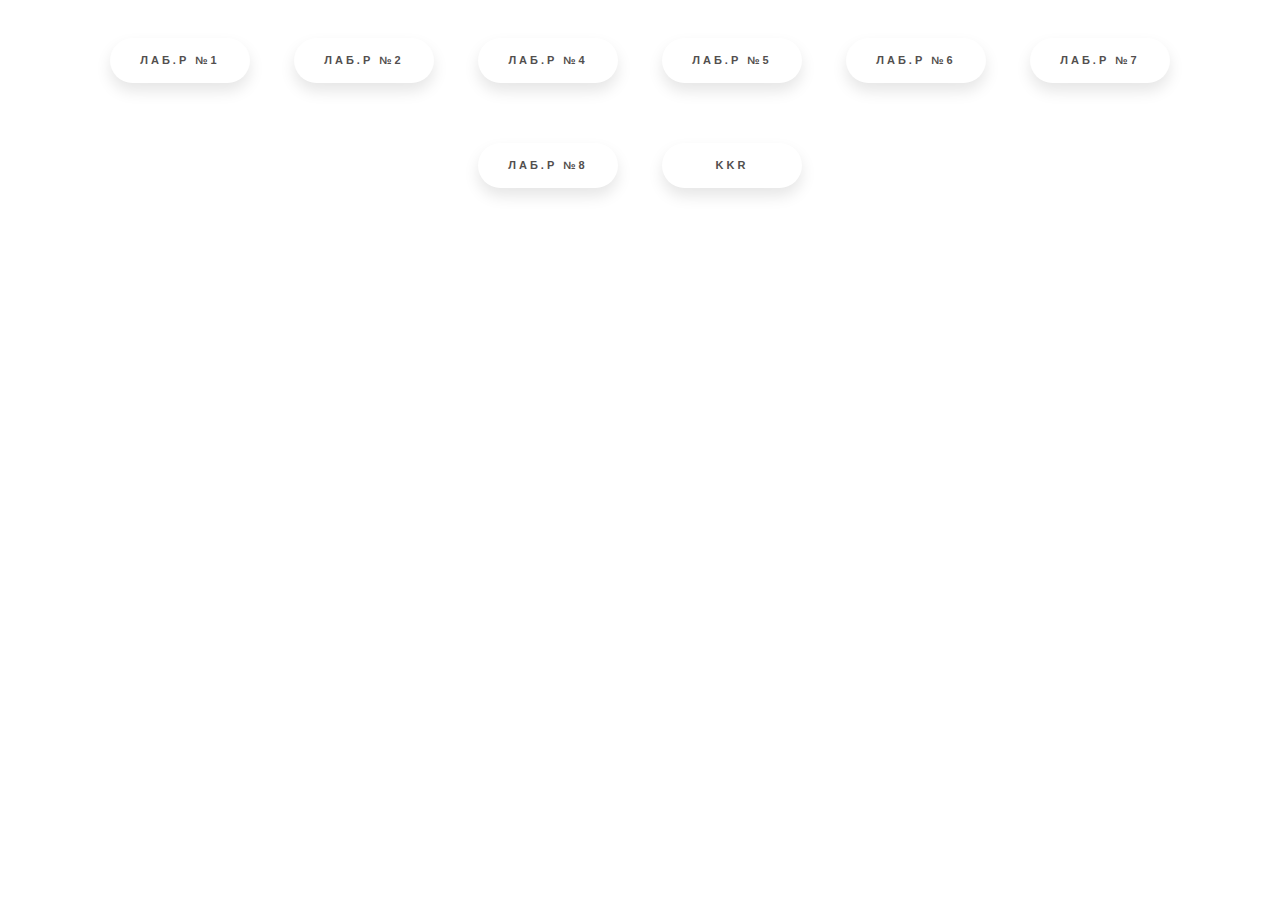
<file: index.html>
<!DOCTYPE html>
<html>
<head>
    <link rel="stylesheet" href="style.css">
    <title>Page Title</title>
</head>
<body>
    <div class="block">
        <div class="clas">
                <a href="\button\Lab1\index.html" class="floating-button">Лаб.р №1</a>
                <a href="\button\Lab2\index.html" class="floating-button">Лаб.р №2</a>
                <a href="\button\Lab4\index.html" class="floating-button">Лаб.p №4</a>
                <a href="\button\Lab5\index.html" class="floating-button">Лаб.р №5</a>
                <a href="\button\Lab6\index.html" class="floating-button">Лаб.р №6</a>
                <a href="\button\Lab7\index.html" class="floating-button">Лаб.р №7</a>
                <a href="\button\Lab8\index.html" class="floating-button">Лаб.р №8</a>
                <a href="\magnifico\index.html" class="floating-button">KKR</a>
            </div>
        
    </div>
</body>
</html>
</file>
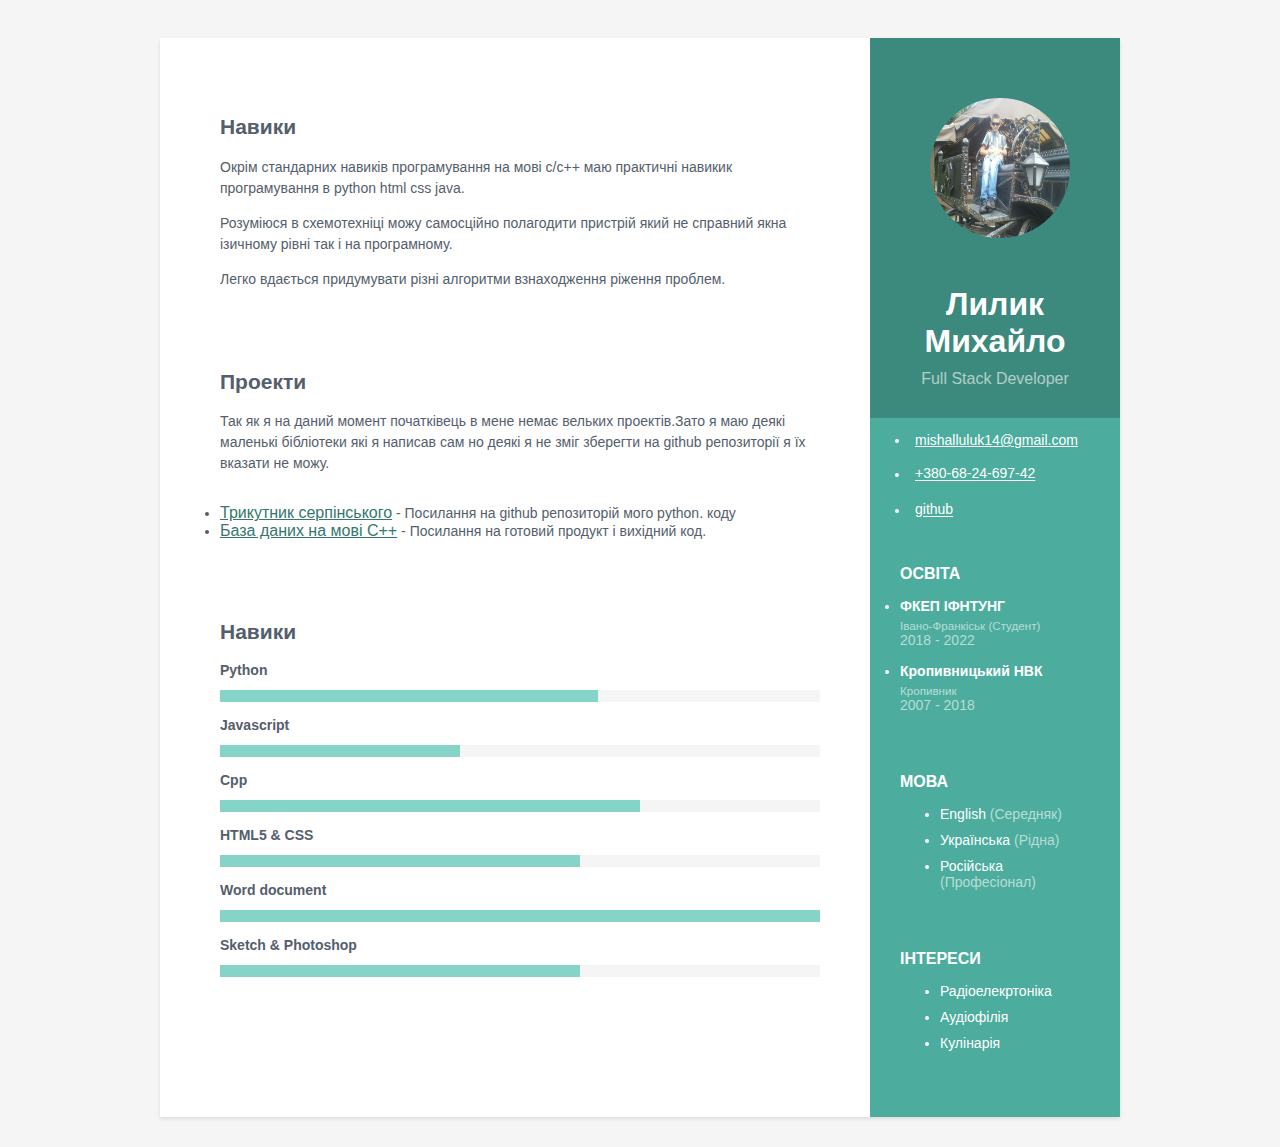
<file: button/Lab1/index.html>
<!DOCTYPE html>
<html>
<head>
<link rel="stylesheet" href="stule.css">
<meta http-equiv="content-type" content="text/HTML; charset=utf-8" />
<title>Резюме</title>
</head>
<body>
<div class="wrapper">
    
        <div class="sidebar-wrapper">
            <div class="profile-container">
                <img class="profile" src="img/profile.jpg" alt="">
                
                <h1 class="name">Лилик Михайло</h1>
                <h3 class="tagline">Full Stack Developer</h3>
            </div><!--//profile-container-->
            
            <div class="contact-container">
                <ul class="list-unstyled contact-list">
                   <li class="email"><i class="fa fa-envelope"></i><a href="mailto: ">mishalluluk14@gmail.com</a></li>
                    <li class="phone"><i class="fa fa-phone"></i><a href="#">+380-68-24-697-42</a></li>
                    <li class="github"><i class="fa fa-github"></i><a href="https://github.com/PyHelper" target="_blank">github</a></li>
                </ul>
            </div><!--//contact-container-->
            <div class="education-container container-block">
                <h2 class="container-block-title">Освіта</h2>
                <div class="item">
                     <h4 class="degree"><li>ФКЕП ІФНТУНГ</li></h4>
                    <h5 class="meta">Івано-Франкіськ (Студент)</h5>
                    <div class="time">2018 - 2022</div>
                </div><!--//item-->
                <div class="item">
                    <h4 class="degree"><li>Кропивницький НВК</li></h4>
                    <h5 class="meta">Кропивник</h5>
                    <div class="time">2007 - 2018</div>
                </div><!--//item-->
            </div><!--//education-container-->
            
            
            
            
            
            
            <div class="languages-container container-block">
                <h2 class="container-block-title">Мова</h2>
                <ul class="list-unstyled interests-list">
                    <li>English <span class="lang-desc">(Середняк)</span></li>
                    <li>Українська <span class="lang-desc">(Рідна)</span></li>
                    <li>Російська <span class="lang-desc">(Професіонал)</span></li>
                </ul>
            </div><!--//interests-->
            
            
            
            
            
            
            <div class="interests-container container-block">
                <h2 class="container-block-title">Інтереси</h2>
                <ul class="list-unstyled interests-list">
                    <li>Радіоелекртоніка</li>
                    <li>Аудіофілія</li>
                    <li>Кулінарія</li>
                </ul>
            </div><!--//interests-->
            
        </div><!--//sidebar-wrapper-->
        
        <div class="main-wrapper">
            
            
            
            <section class="section experiences-section">
                <h2 class="section-title"><i class="fa fa-briefcase"></i>Навики</h2>
                
                <div class="item">
                    <div class="meta">
                        <div class="upper-row">
                            
                        </div><!--//upper-row-->
                        <div class="company"></div>
                    </div><!--//meta-->
                    <div class="details">
                        <p>Окрім стандарних навиків програмування на мові c/c++ маю практичні навикик програмування в python html css java.</p>  
                        <p>Розуміюся в схемотехніці можу самосційно полагодити пристрій який не справний якна ізичному рівні так і на програмному.</p>
                        <p>Легко вдається придумувати різні алгоритми взнаходження ріження проблем.</p>
                    </div><!--//details-->
                </div><!--//item-->
                
            </section><!--//section-->
            
            <section class="section projects-section">
                <h2 class="section-title"><i class="fa fa-archive"></i>Проекти</h2>
                <div class="intro">
                    <p>Так як я на даний момент початківець в мене немає вельких проектів.Зато я маю деякі маленькі бібліотеки які я написав сам но деякі я не зміг зберегти на github репозиторії я їх вказати не можу.</p>
                </div><!--//intro-->
                <div class="item">
                    <li>
                    <span class="project-title"><a href="https://github.com/PyHelper/Python">Трикутник серпінського</a></span> - <span class="project-tagline">Посилання на github репозиторій мого python. коду</span></li>
                    
                    <li><span class="project-title"><a href="https://drive.google.com/file/d/1aDzqDtrPi0prasbcZSKmv8O6S45QnHOo/view?usp=sharing">База даних на мові C++</a></span> - <span class="project-tagline">Посилання на готовий продукт і вихідний код.</span></li>
                </div>
           
            </section><!--//section-->
            
            <section class="skills-section section">
                <h2 class="section-title"><i class="fa fa-rocket"></i>Навики</h2>
                <div class="skillset">       
                    <div class="item">
                        <h3 class="level-title">Python</h3>
                        <div class="level-bar">
                            <div class="level-bar-inner" data-level="100%" style="width: 63%;">
                            </div>                                      
                        </div><!--//level-bar-->                                 
                    </div><!--//item-->
                    
                    <div class="item">
                        <h3 class="level-title">Javascript </h3>
                        <div class="level-bar">
                            <div class="level-bar-inner" data-level="98%" style="width: 40%;">
                            </div>                                      
                        </div><!--//level-bar-->                                 
                    </div><!--//item-->
                    
                    <div class="item">
                        <h3 class="level-title">Cpp</h3>
                        <div class="level-bar">
                            <div class="level-bar-inner" data-level="98%" style="width: 70%;">
                            </div>                                      
                        </div><!--//level-bar-->                                 
                    </div><!--//item-->
                    
                    <div class="item">
                        <h3 class="level-title">HTML5 &amp; CSS</h3>
                        <div class="level-bar">
                            <div class="level-bar-inner" data-level="95%" style="width: 60%;">
                            </div>                                      
                        </div><!--//level-bar-->                                 
                    </div><!--//item-->
                    
                    <div class="item">
                        <h3 class="level-title">Word document</h3>
                        <div class="level-bar">
                            <div class="level-bar-inner" data-level="100%" style="width: 10000%;">
                            </div>                                      
                        </div><!--//level-bar-->                                 
                    </div><!--//item-->
                    
                    <div class="item">
                        <h3 class="level-title">Sketch &amp; Photoshop</h3>
                        <div class="level-bar">
                            <div class="level-bar-inner" data-level="60%" style="width: 60%;">
                            </div>                                      
                        </div><!--//level-bar-->                                 
                    </div><!--//item-->
                    
                </div>  
            </section><!--//skills-section-->
            
        </div><!--//main-body-->
    </div>

</body>
</html>
</file>
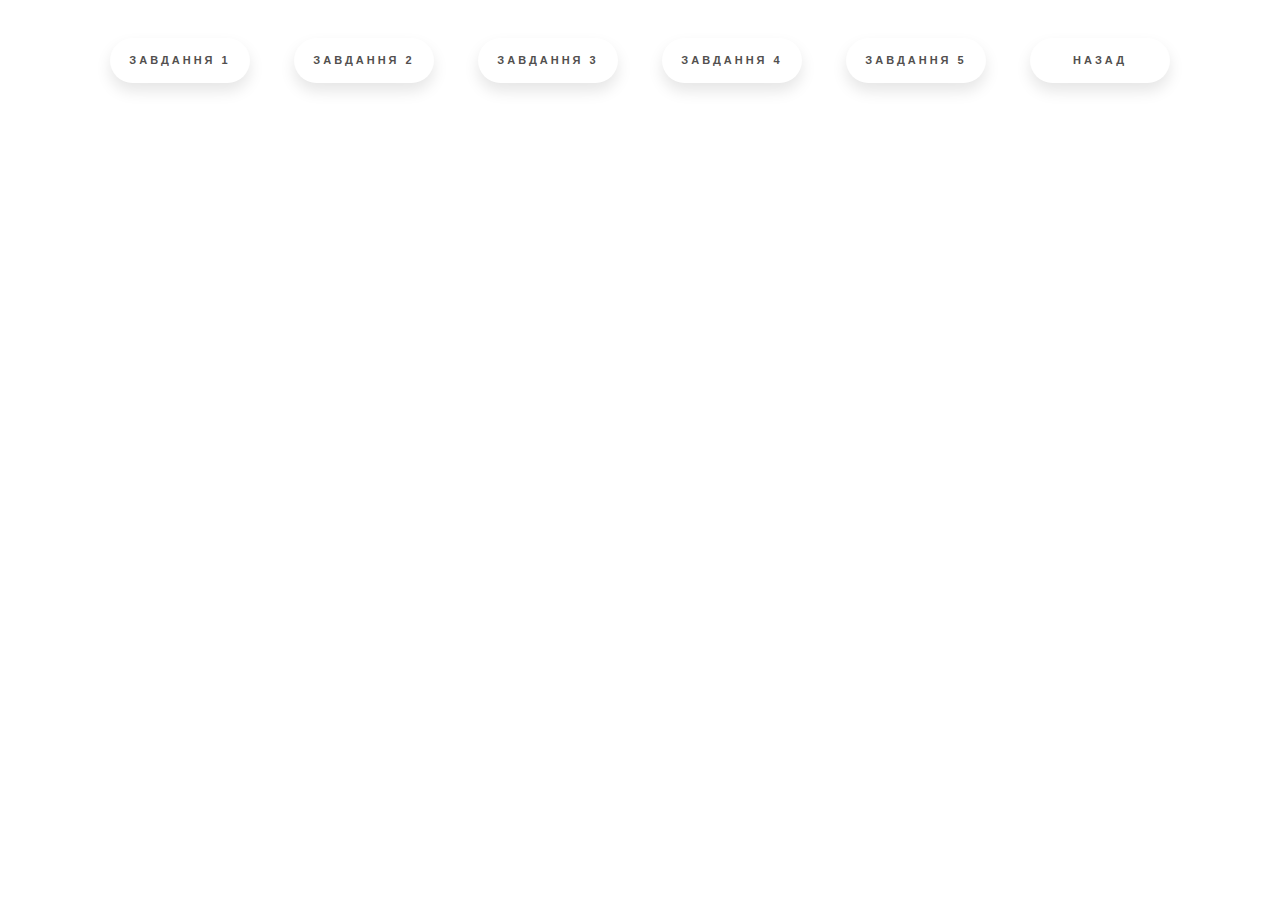
<file: button/Lab4/index.html>
<!DOCTYPE html>
<html>
<head>
    <link rel="stylesheet" href="stule.css">
    <title>Page Title</title>
</head>
<body>
    <div class="block">
        <div class="clas">
                <a href="/button/Lab4/task_1/index.html" class="floating-button">Завдання 1</a>
                <a href="/button/Lab4/task_2/cossacs.html" class="floating-button">Завдання 2</a>
                <a href="/button/Lab4/task_3/index.html" class="floating-button">Завдання 3</a>
                <a href="/button/Lab4/task_4/index.html" class="floating-button">Завдання 4</a>
                <a href="/button/Lab4/task_5/index.html" class="floating-button">Завдання 5</a>
                <a href="https://misha-l-web.github.io" class="floating-button">Назад</a>
            </div>
    </div>
</body>
</html>
</file>
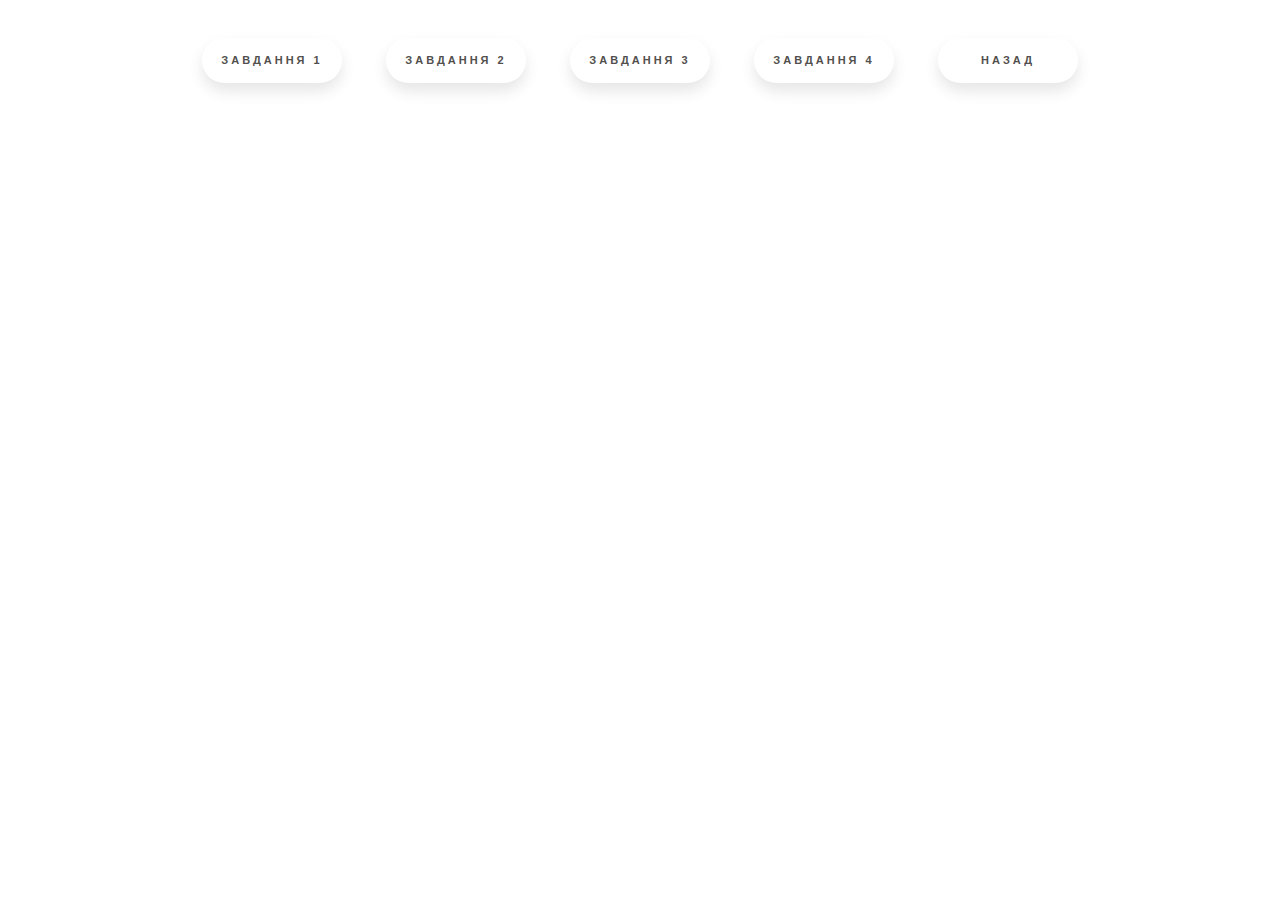
<file: button/Lab5/index.html>
<!DOCTYPE html>
<html>
<head>
    <link rel="stylesheet" href="stule.css">
    <title>Page Title</title>
</head>
<body>
    <div class="block">
        <div class="clas">
                <a href="/button/Lab5/task_1/index.html" class="floating-button">Завдання 1</a>
                <a href="/button/Lab5/task_2/index.html" class="floating-button">Завдання 2</a>
                <a href="/button/Lab5/task_3/index.html" class="floating-button">Завдання 3</a>
                <a href="/button/Lab5/task_4/index.html" class="floating-button">Завдання 4</a>
                <a href="https://misha-l-web.github.io" class="floating-button">Назад</a>
            </div>
    </div>
</body>
</html>
</file>
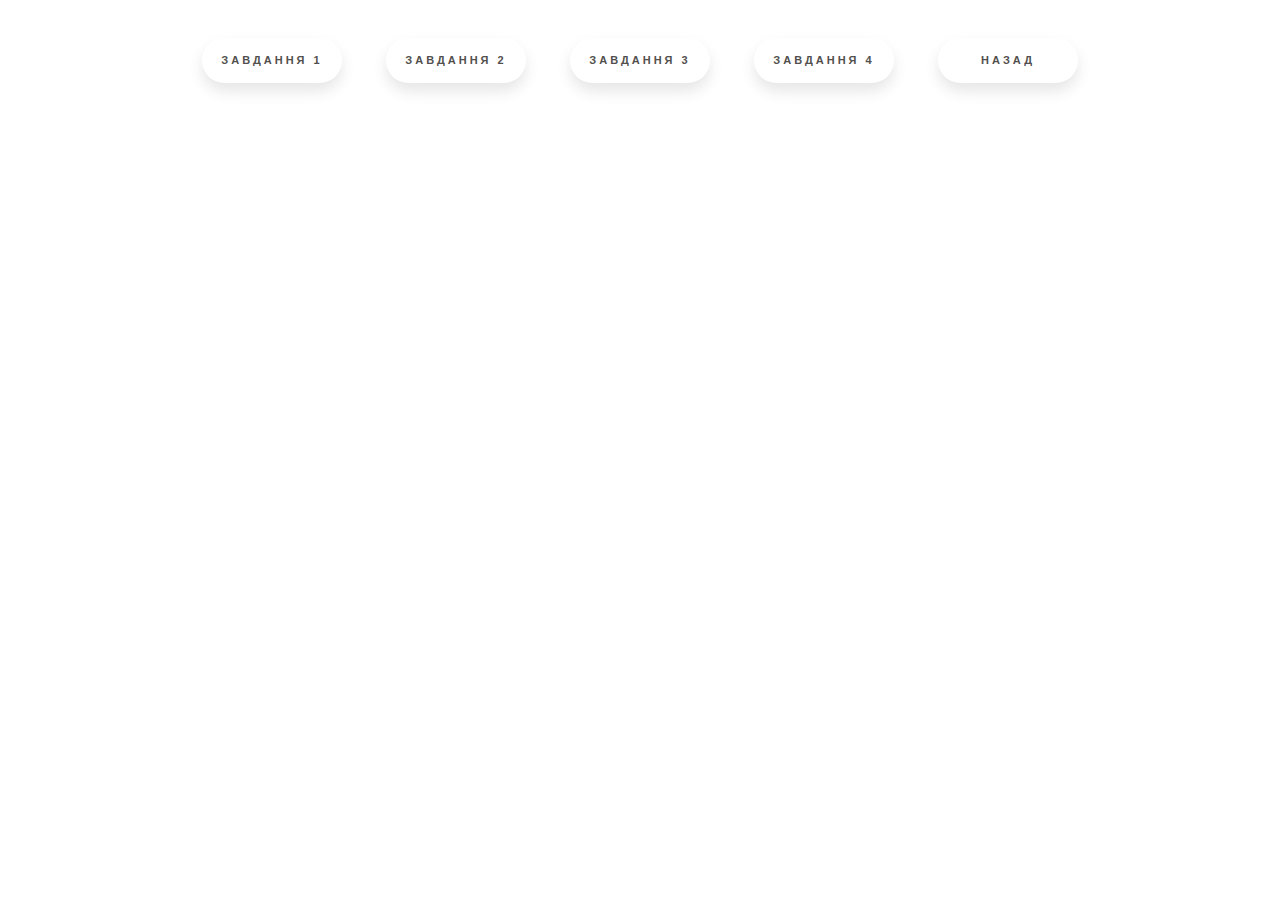
<file: button/Lab6/index.html>
<!DOCTYPE html>
<html>
<head>
    <link rel="stylesheet" href="stule.css">
    <title>Page Title</title>
</head>
<body>
    <div class="block">
        <div class="clas">
                <a href="/button/Lab6/task_1/index.html" class="floating-button">Завдання 1</a>
                <a href="/button/Lab6/task_2/index.html" class="floating-button">Завдання 2</a>
                <a href="/button/Lab6/task_3/index.html" class="floating-button">Завдання 3</a>
                <a href="/button/Lab6/task_4/index.html" class="floating-button">Завдання 4</a>
                <a href="https://misha-l-web.github.io" class="floating-button">Назад</a>
            </div>
    </div>
</body>
</html>
</file>
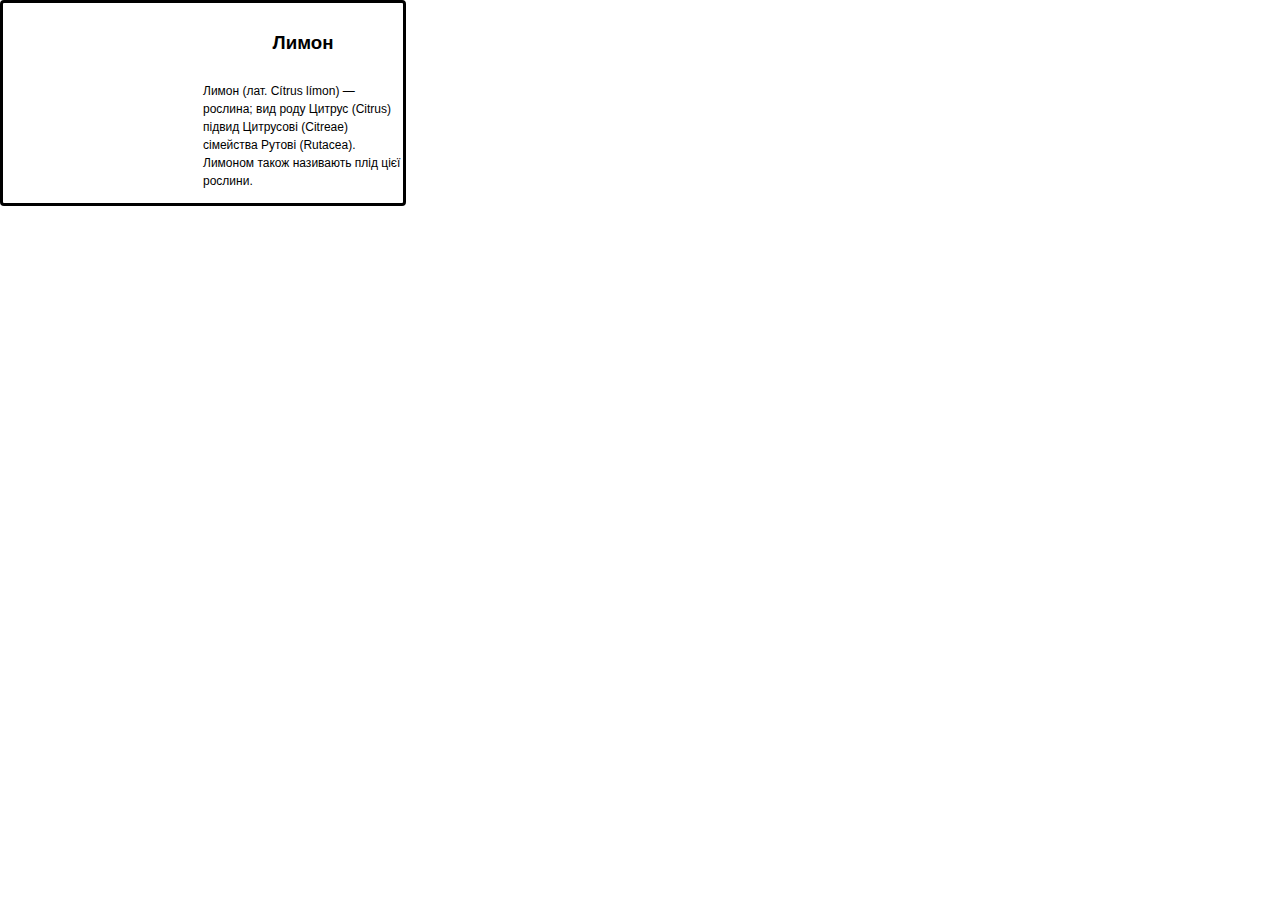
<file: button/Lab4/task_1/index.html>
<!DOCTYPE html>
<html lang="en">
<head>
    <meta charset="UTF-8">
    <title>Title</title>
    <link rel="stylesheet" href="style.css">
</head>
<body>
    <div class="myblock">
        <div class="lemon"></div>
        <div class="about-lemon">
            <h3>Лимон</h3>
            <p>Лимон (лат. Cítrus límon) — рослина; вид роду Цитрус (Citrus) підвид Цитрусові (Citreae) сімейства Рутові (Rutacea). Лимоном також називають плід цієї рослини.</p>
        </div>
    </div>
</body>
</html>
</file>
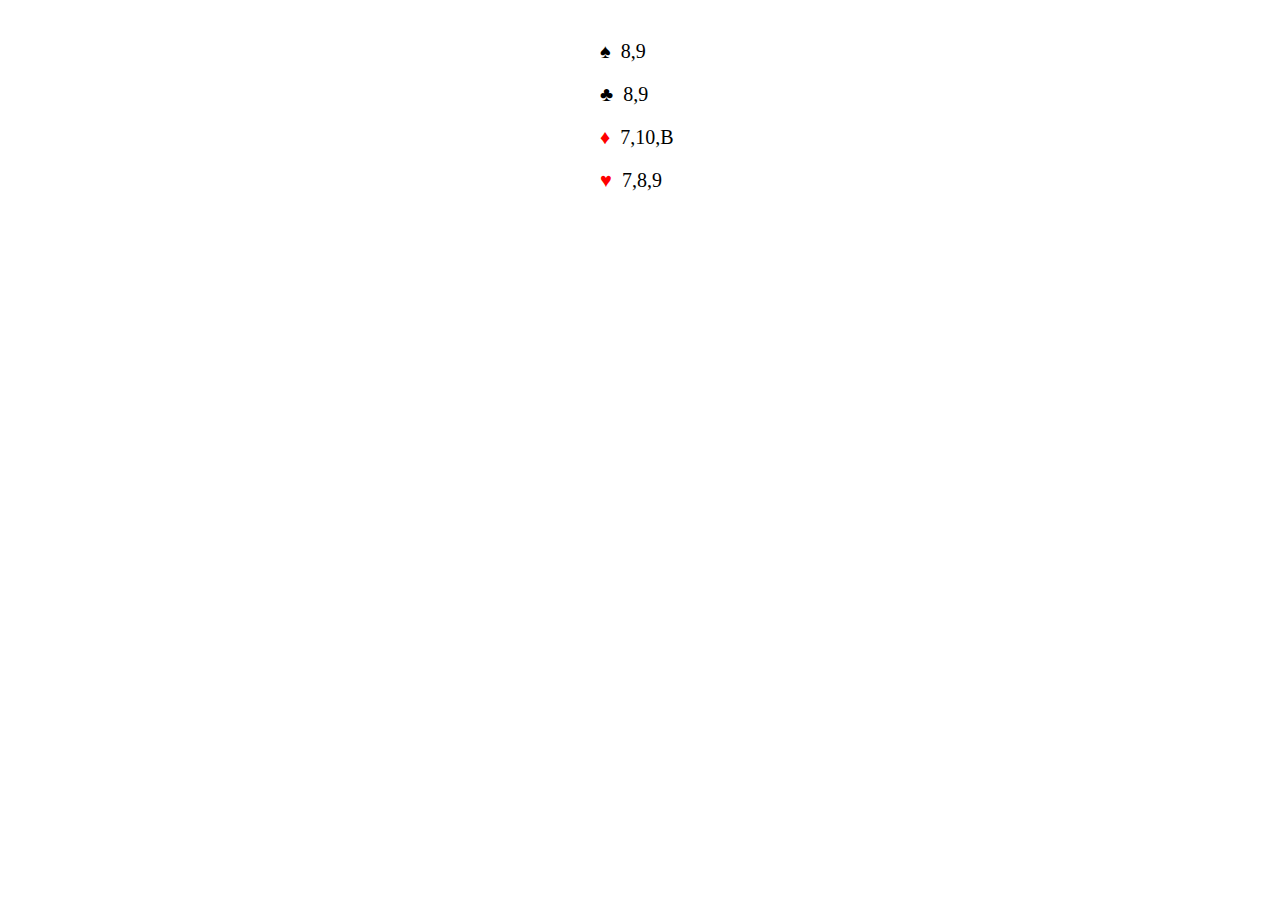
<file: button/Lab4/task_3/index.html>
<!DOCTYPE html>
<html>
<head>
    <meta charset="utf-8">
    <title>Page Title</title>
    <link rel="stylesheet" href="style.css">
</head>
<body>
    <div class ="Myclass">
        <p><span class="a"></span>8,9</p>
        <p><span class="b"></span>8,9</p>
        <p><span class="c"></span>7,10,B</p>
        <p><span class="d"></span>7,8,9</p>
    </div>  
</body>
</html>
</file>
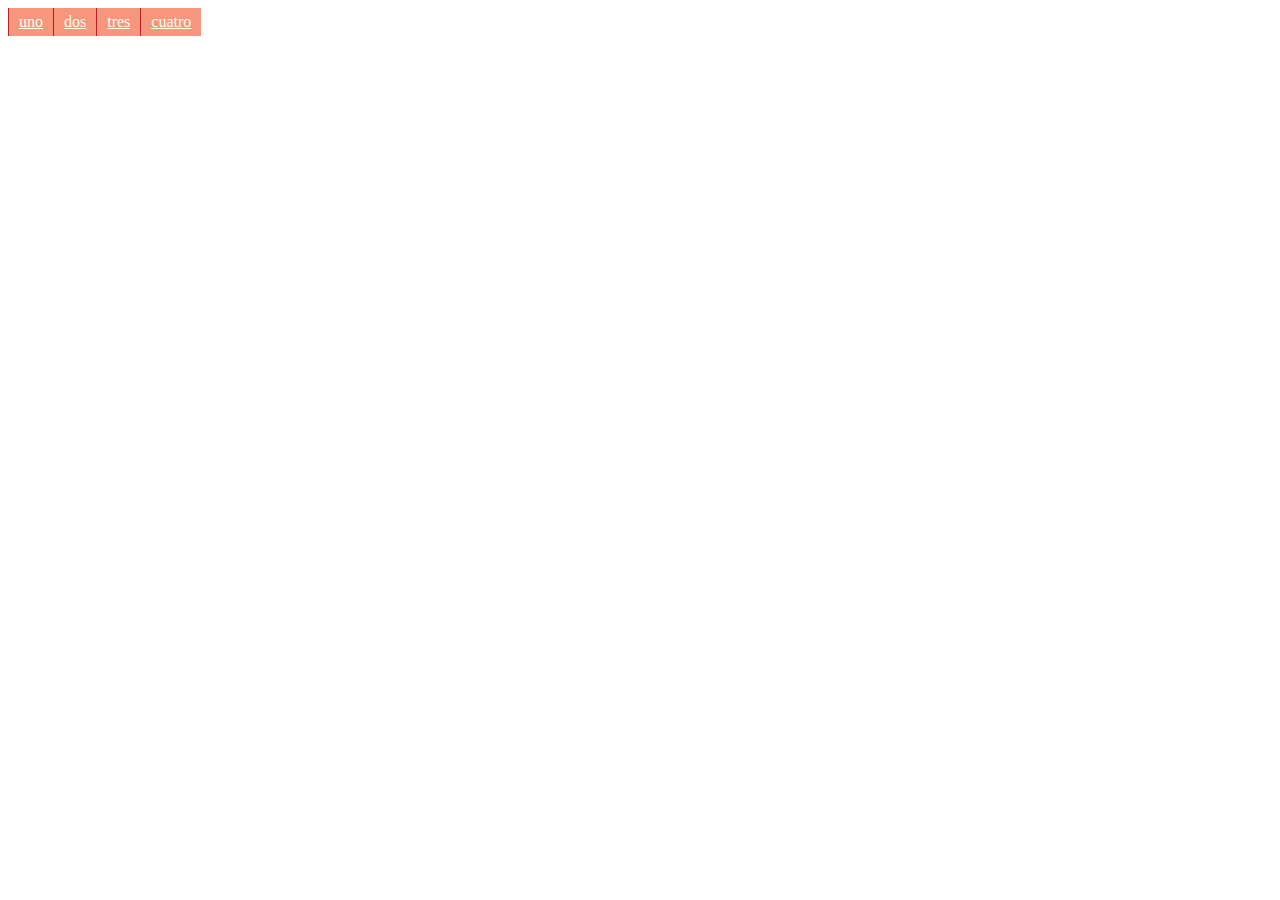
<file: button/Lab4/task_5/index.html>
<!DOCTYPE html>
<html>
<head>
 <meta charset="utf-8">
 <title>Ссылки</title>
 <style>
     body{
        /* margin: 10px -1px;*/
     }
 .links { 
    
     display: inline-flex; 
     
    background: #F6967D;
 }
 .links a {
     color: #FFFDEB;
    display: inline-block;
     padding: 5px 10px;
    border-left-width: 1px;
    border-left: 1px solid #B62025;
     
     }

 </style>
</head>
<body>
     <div class="links">
         <a href="1.html">uno</a>
         <a href="2.html">dos</a>
         <a href="3.html">tres</a>
         <a href="4.html">cuatro</a>
    </div>
</body>
</html>
</file>
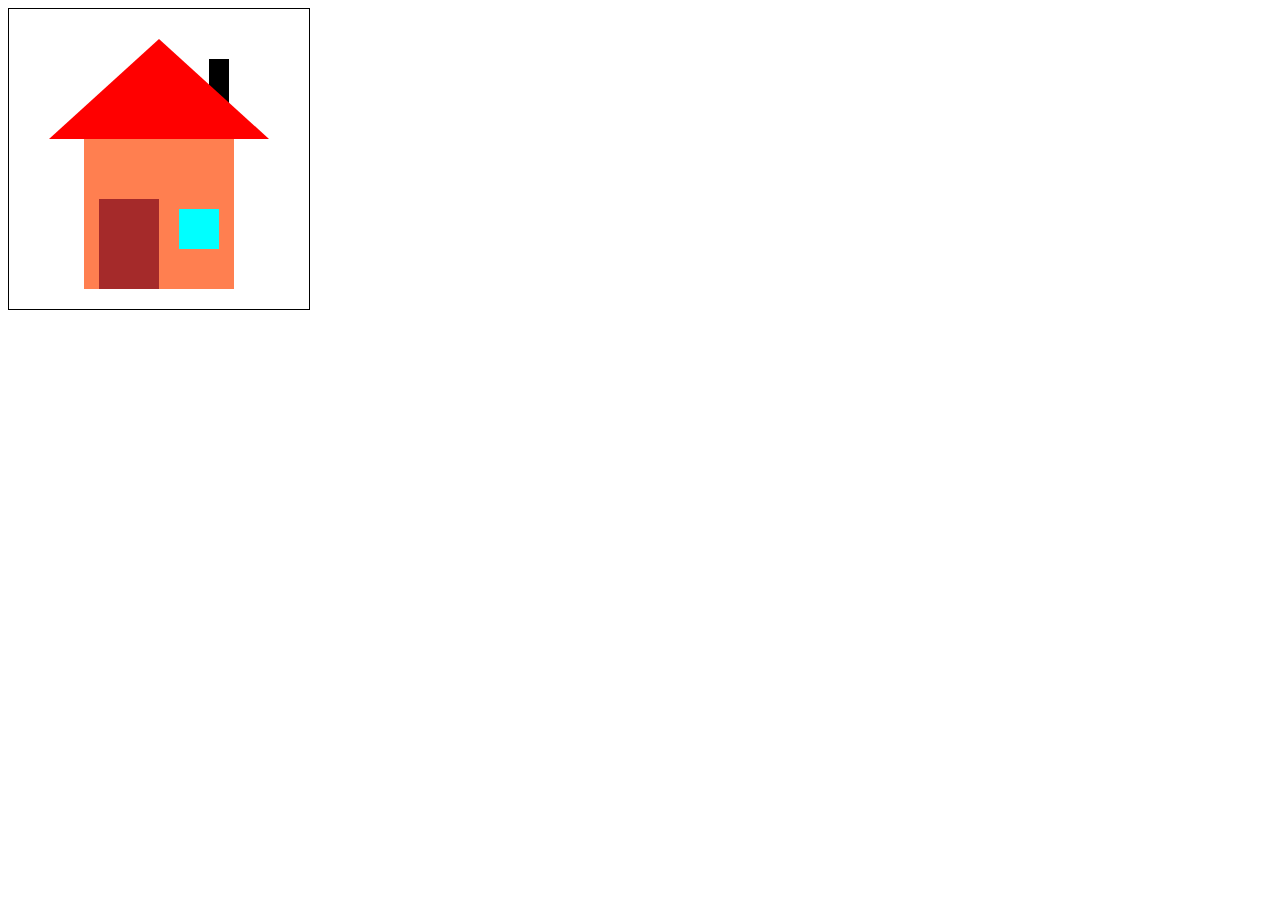
<file: button/Lab5/task_1/index.html>
<!DOCTYPE html>
<html lang="en">
<head>
	<meta charset="UTF-8">
	<meta name="viewport" content="width=device-width, initial-scale=1.0">
	<link rel="stylesheet" type="text/css" href="style.css">
	<title>Task1</title>
</head>
<body>
	<div class="main-block">
 		 <div class="door"></div>
 		 <div class="window"></div>
  		 <div class="house"></div>
  		 <div class="chimney"></div>
  		 <div class="roof"></div>
 	</div>
</body>
</html>
</file>
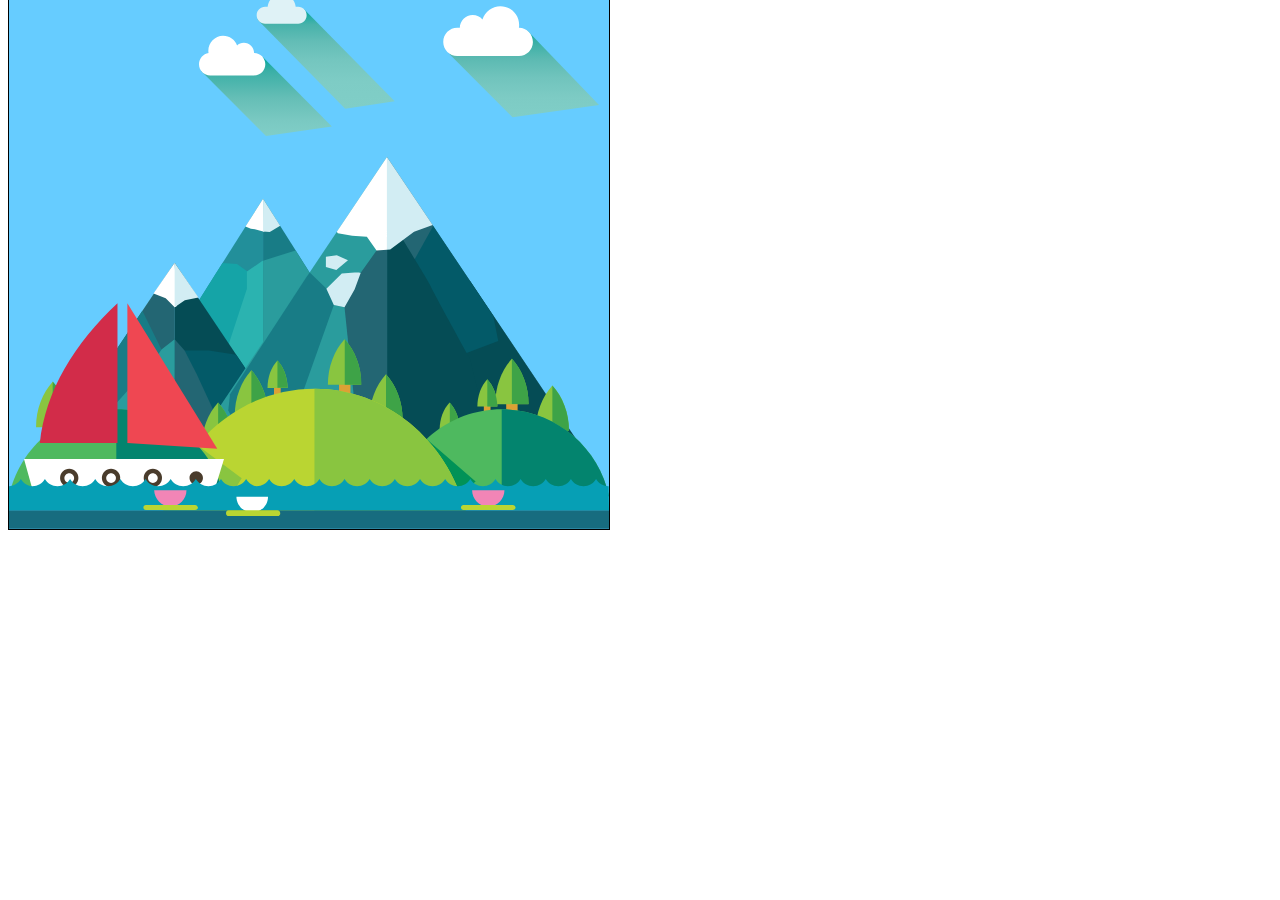
<file: button/Lab5/task_2/index.html>
<!DOCTYPE html>
<html lang="en">
<head>
	<meta charset="UTF-8">
	<meta name="viewport" content="width=device-width, initial-scale=1.0">
	<link rel="stylesheet" type="text/css" href="style.css">
	<title>Task2</title>
</head>
<body>
	<div class="main-block">
 		 <div class="clouds">
 		 	<img src="images/clouds.svg">
 		 </div>
 		 <div class="water">
 		 	<img src="images/water.svg">
 		 </div>
  		 <div class="wooden-ship">
  		 	<img src="images/wooden-ship.svg">
  		 </div>
  		 <div class="world">
  		 	<img src="images/world.svg">
  		 </div>
 	</div>
</body>
</html>
</file>
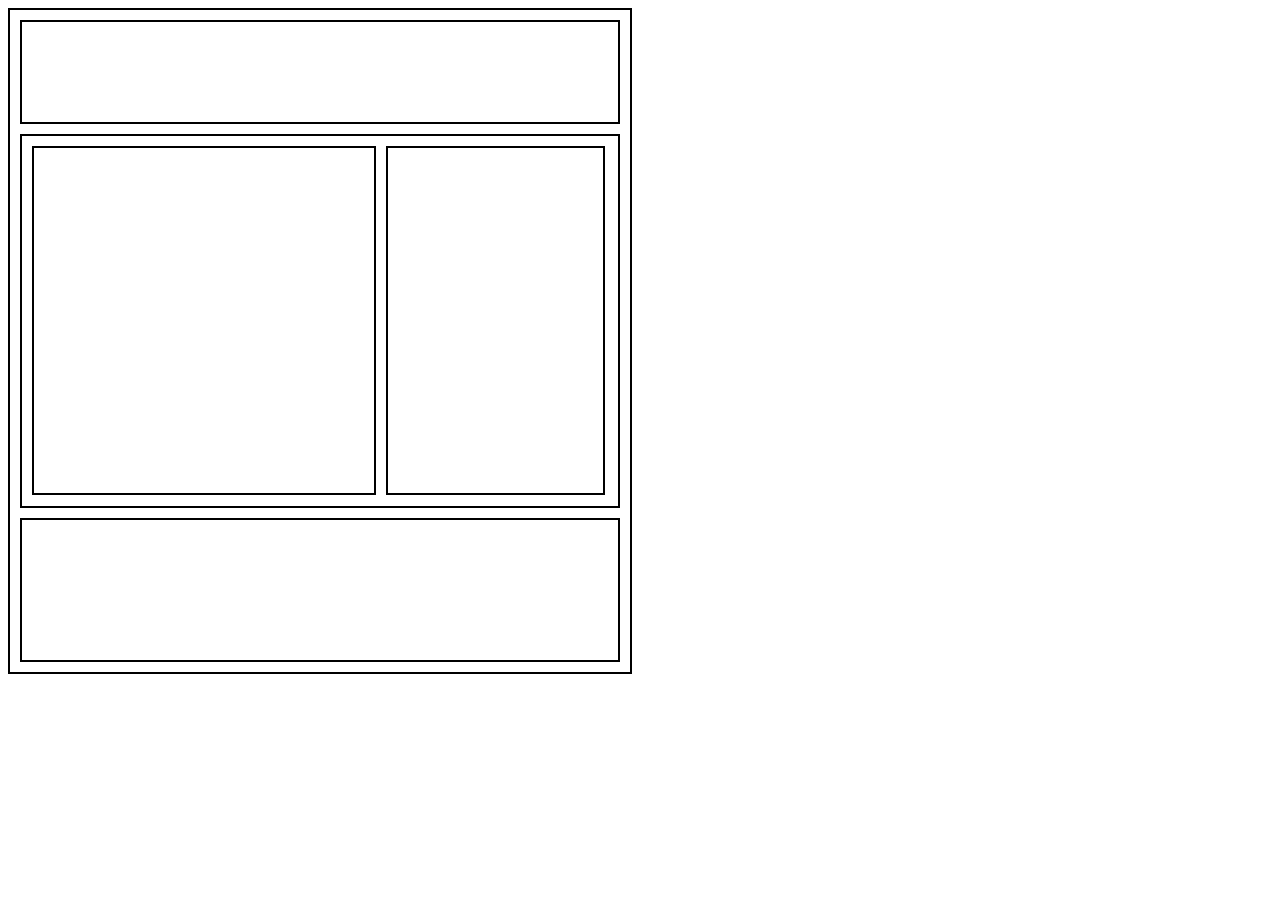
<file: button/Lab5/task_3/index.html>
<!DOCTYPE html>
<html lang="en">
<head>
	<meta charset="UTF-8">
	<meta name="viewport" content="width=device-width, initial-scale=1.0">
	<link rel="stylesheet" type="text/css" href="style.css">
	<title>Task3</title>
</head>
<body>
	<div class="fullwrap">
    <header class="header"></header> 
    <div class="wrap">
        <div class="main"></div>
        <div class="sidebar"></div>
    </div>
    <footer class="footer"></footer>
 	</div>
</body>
</html>
</file>
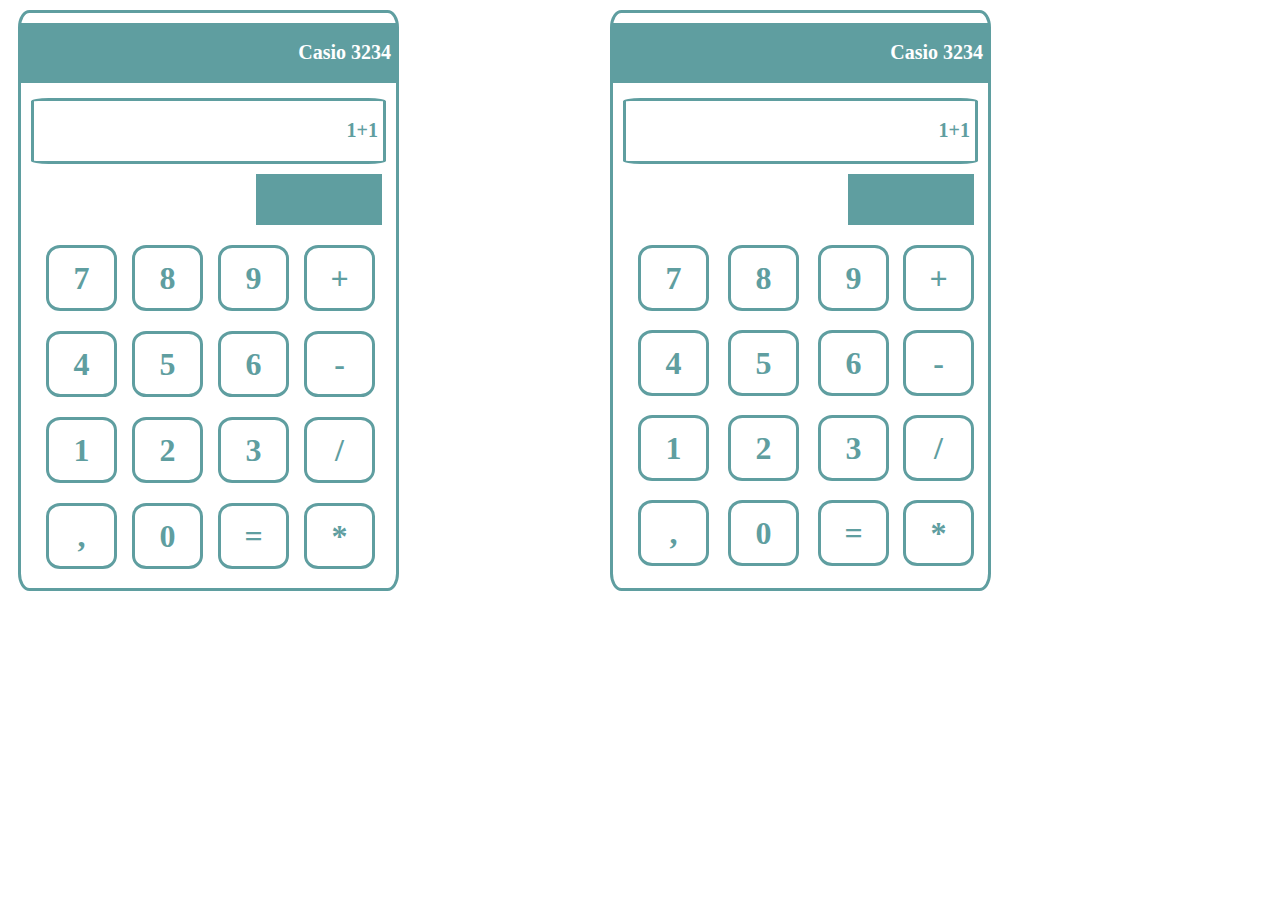
<file: button/Lab5/task_4/index.html>
<!DOCTYPE html>
<html lang="en">
<head>
	<meta charset="UTF-8">
	<meta name="viewport" content="width=device-width, initial-scale=1.0">
	<link rel="stylesheet" type="text/css" href="style.css">
	<title>Task4</title>
</head>
<body>
	<div class="fullwrap">
    <header class="header"><h1>Casio 3234</h1></header> 
    <div class="text"><h1>1+1</h1></div>
    <div class="battery"></div>
    <div class="line">
        <div class="button"><h1 class="btext">7</h1></div>
        <div class="button"><h1 class="btext">8</h1></div>
        <div class="button"><h1 class="btext">9</h1></div>
        <div class="button"><h1 class="btext">+</h1></div>
    </div>
    <div class="line">
    	<div class="button"><h1 class="btext">4</h1></div>
    	<div class="button"><h1 class="btext">5</h1></div>
    	<div class="button"><h1 class="btext">6</h1></div>
    	<div class="button"><h1 class="btext">-</h1></div>
    </div>
    <div class="line">
    	<div class="button"><h1 class="btext">1</h1></div>
    	<div class="button"><h1 class="btext">2</h1></div>
    	<div class="button"><h1 class="btext">3</h1></div>
    	<div class="button"><h1 class="btext">/</h1></div>
    </div>
    <div class="line">
    	<div class="button"><h1 class="btext">,</h1></div>
    	<div class="button"><h1 class="btext">0</h1></div>
    	<div class="button"><h1 class="btext">=</h1></div>
    	<div class="button"><h1 class="btext">*</h1></div>
    </div>
 	</div>
 	<div class="fullwrap-position">
    <header class="header"><h1>Casio 3234</h1></header> 
    <div class="text"><h1>1+1</h1></div>
    <div class="battery"></div>
    <div class="line-1">
        <div class="button-1"><h1 class="btext">7</h1></div>
        <div class="button-2"><h1 class="btext">8</h1></div>
        <div class="button-3"><h1 class="btext">9</h1></div>
        <div class="button-4"><h1 class="btext">+</h1></div>
    </div>
    <div class="line-2">
    	<div class="button-1"><h1 class="btext">4</h1></div>
    	<div class="button-2"><h1 class="btext">5</h1></div>
    	<div class="button-3"><h1 class="btext">6</h1></div>
    	<div class="button-4"><h1 class="btext">-</h1></div>
    </div>
    <div class="line-3">
    	<div class="button-1"><h1 class="btext">1</h1></div>
    	<div class="button-2"><h1 class="btext">2</h1></div>
    	<div class="button-3"><h1 class="btext">3</h1></div>
    	<div class="button-4"><h1 class="btext">/</h1></div>
    </div>
    <div class="line-4">
    	<div class="button-1"><h1 class="btext">,</h1></div>
    	<div class="button-2"><h1 class="btext">0</h1></div>
    	<div class="button-3"><h1 class="btext">=</h1></div>
    	<div class="button-4"><h1 class="btext">*</h1></div>
    </div>
 	</div>
</body>
</html>
</file>
<file: style.css>
body {
  background: url(https://html5book.ru/wp-content/uploads/2015/07/background39.png);
    
}
.floating-button {
  text-decoration: none;
  display: inline-block;
  width: 140px;
  height: 45px;
  line-height: 45px;
  border-radius: 45px;
  margin: 30px 20px;
  font-family: 'Montserrat', sans-serif;
  font-size: 11px;
  text-transform: uppercase;
  text-align: center;
  letter-spacing: 3px;
  font-weight: 600;
  color: #524f4e;
  background: white;
  box-shadow: 0 8px 15px rgba(0, 0, 0, .1);
  transition: .3s;
}
.floating-button:hover {

  background: #27a597;
  box-shadow: 0 15px 20px #49aa84;
  color: white;
  transform: translateY(-10px);
}
.clas{

    text-align: center;
    width: auto;
    /*border: 1px solid #ff0000;*/
    margin: auto;
}
</file>
<file: button/Lab1/stule.css>
body {
  font-family: 'Roboto', sans-serif;
  color: #545E6C;
  background: #f5f5f5;
  font-size: 14px;
  padding: 30px;
    margin-bottom: -30px
}
h1,
h2,
h3,
h5,
h6 {
  font-weight: 700;
}
a {
  color: #35776d;
}
a:hover {
  text-decoration: underline;
  color: #1d423c;
}
a:focus {
  text-decoration: none;
}
p {
  line-height: 1.5;
}
.wrapper {
  background: #4CAC9D;
  max-width: 960px;
  margin: 0 auto;
  position: relative;
  box-shadow: 0px 2px 4px rgba(0, 0, 0, 0.1);
}
.sidebar-wrapper {
  background: #4CAC9D;
  position: absolute;
  right: 0;
  width: 250px;
  height: 100%;
  min-height: auto;
  color: #fff;
}
.sidebar-wrapper a {
  color: #fff;
}
.sidebar-wrapper .profile-container {
  padding: 30px;
  background: rgba(0, 0, 0, 0.2);
  text-align: center;
  color: #fff;
    
}
.profile{
/*margin: auto 10xp;*/
  position: relative;
  left: 0;
  top: 0;
  padding: 30px;
  border-radius: 100%;
  /*border: 2px solid #52d5f4;*/
  width:200px;
  height:200px;
  line-height: 1.42857143;
  font-family: 'Roboto', sans-serif;
  box-sizing: border-box;
}
.sidebar-wrapper .name {
  font-size: 32px;
  font-weight: 900;
  margin-top: 0;
  margin-bottom: 10px;
}
.sidebar-wrapper .tagline {
  color: rgba(255, 255, 255, 0.6);
  font-size: 16px;
  font-weight: 400;
  margin-top: 0;
  margin-bottom: 0;
}
.sidebar-wrapper .profile {
  margin-bottom: 15px;
}
.sidebar-wrapper .contact-list .fa {
  margin-right: 5px;
  font-size: 18px;
  vertical-align: middle;
}
.sidebar-wrapper .contact-list li {
  margin-bottom: 15px;
}
.sidebar-wrapper .contact-list li:last-child {
  margin-bottom: 0;
}
.sidebar-wrapper .contact-list .email .fa {
  font-size: 14px;
    
}
.sidebar-wrapper .container-block {
  padding: 30px;
}
.sidebar-wrapper .container-block-title {
  text-transform: uppercase;
  font-size: 16px;
  font-weight: 700;
  margin-top: 0;
  margin-bottom: 15px;
}
.sidebar-wrapper .degree {
  font-size: 14px;
  margin-top: 0;
  margin-bottom: 5px;
}
.sidebar-wrapper .education-container .item {
  margin-bottom: 15px;
}
.sidebar-wrapper .education-container .item:last-child {
  margin-bottom: 0;
}
.sidebar-wrapper .education-container .meta {
  color: rgba(255, 255, 255, 0.6);
  font-weight: 500;
  margin-bottom: 0px;
  margin-top: 0;
}
.sidebar-wrapper .education-container .time {
  color: rgba(255, 255, 255, 0.6);
  font-weight: 500;
  margin-bottom: 0px;
}
.sidebar-wrapper .languages-container .lang-desc {
  color: rgba(255, 255, 255, 0.6);
}
.sidebar-wrapper .languages-list {
  margin-bottom: 0;
}
.sidebar-wrapper .languages-list li {
  margin-bottom: 10px;
}
.sidebar-wrapper .languages-list li:last-child {
  margin-bottom: 0;
}
.sidebar-wrapper .interests-list {
  margin-bottom: 0;
}
.sidebar-wrapper .interests-list li {
  margin-bottom: 10px;
}
.sidebar-wrapper .interests-list li:last-child {
  margin-bottom: 0;
}
.main-wrapper {
  background: #fff;
  padding: 60px;
  padding-right: 300px;
}


.main-wrapper .section {
  margin-bottom: 80px;
}
.main-wrapper .experiences-section .item {
  margin-bottom: 30px;
}
.main-wrapper .projects-section .intro {
  margin-bottom: 30px;
}
.skillset .item {
  margin-bottom: 15px;
  overflow: hidden;
}

.skillset .level-bar-inner {
  height: 15px;
  background: #86d3c7;
}
.main-wrapper .project-title {
  font-size: 16px;
  font-weight: 400;
  /*margin-top: 10xp;*/
  /*margin-bottom: 10px;*/
}
.skillset .level-title {
  font-size: 14px;
  margin-top: 0;
  margin-bottom: 12px;
}
.skillset .level-bar {
  height: 12px;
  background: #f5f5f5;
}
</file>
<file: button/Lab4/stule.css>
body {
  background: url(https://html5book.ru/wp-content/uploads/2015/07/background39.png);
    
}
.floating-button {
  text-decoration: none;
  display: inline-block;
  width: 140px;
  height: 45px;
  line-height: 45px;
  border-radius: 45px;
  margin: 30px 20px;
  font-family: 'Montserrat', sans-serif;
  font-size: 11px;
  text-transform: uppercase;
  text-align: center;
  letter-spacing: 3px;
  font-weight: 600;
  color: #524f4e;
  background: white;
  box-shadow: 0 8px 15px rgba(0, 0, 0, .1);
  transition: .3s;
}
.floating-button:hover {

  background: #27a597;
  box-shadow: 0 15px 20px #49aa84;
  color: white;
  transform: translateY(-10px);
}
.clas{

    text-align: center;
    width: auto;
    /*border: 1px solid #ff0000;*/
    margin: auto;
}
</file>
<file: button/Lab5/stule.css>
body {
  background: url(https://html5book.ru/wp-content/uploads/2015/07/background39.png);
    
}
.floating-button {
  text-decoration: none;
  display: inline-block;
  width: 140px;
  height: 45px;
  line-height: 45px;
  border-radius: 45px;
  margin: 30px 20px;
  font-family: 'Montserrat', sans-serif;
  font-size: 11px;
  text-transform: uppercase;
  text-align: center;
  letter-spacing: 3px;
  font-weight: 600;
  color: #524f4e;
  background: white;
  box-shadow: 0 8px 15px rgba(0, 0, 0, .1);
  transition: .3s;
}
.floating-button:hover {

  background: #27a597;
  box-shadow: 0 15px 20px #49aa84;
  color: white;
  transform: translateY(-10px);
}
.clas{

    text-align: center;
    width: auto;
    /*border: 1px solid #ff0000;*/
    margin: auto;
}
</file>
<file: button/Lab6/stule.css>
body {
  background: url(https://html5book.ru/wp-content/uploads/2015/07/background39.png);
    
}
.floating-button {
  text-decoration: none;
  display: inline-block;
  width: 140px;
  height: 45px;
  line-height: 45px;
  border-radius: 45px;
  margin: 30px 20px;
  font-family: 'Montserrat', sans-serif;
  font-size: 11px;
  text-transform: uppercase;
  text-align: center;
  letter-spacing: 3px;
  font-weight: 600;
  color: #524f4e;
  background: white;
  box-shadow: 0 8px 15px rgba(0, 0, 0, .1);
  transition: .3s;
}
.floating-button:hover {

  background: #27a597;
  box-shadow: 0 15px 20px #49aa84;
  color: white;
  transform: translateY(-10px);
}
.clas{

    text-align: center;
    width: auto;
    /*border: 1px solid #ff0000;*/
    margin: auto;
}
</file>
<file: button/Lab4/task_1/style.css>
body{
    margin: 0px;
    padding: 0px;
    font-family: Arial  , sans-serif;
}
.myblock
{
    width: 400px;
    height: 200px;
    border: 3px solid black;
    border-radius: 4px;
    margin 30px;
}
.lemon {
    width: 180px;
    height: 180px;
    margin: 10px;
   background:url(https://cdn4.iconfinder.com/data/icons/Limon_iContainer/512/Grapefruit.png);
    background-size: contain;
    background-position: 50%;
    border-radius: 5px;
    float: left;
}

.about-lemon h3 {
    text-align: center;
    padding: 10px 0px;
}
.about-lemon p {
    font-size: 12px;
    line-height: 150%;
    margin 20px 0;
}
</file>
<file: button/Lab4/task_3/style.css>
*{
    margin: 0;
    padding: 10px;
    background: #fff;
}
p{
    width: 100px;
    height: auto;
    margin: auto;
}
.a::before{
     color: black;
    content:"\2660";
}
.b::before{
     color: black;
    content:"\2663";
}
.c::before{
     color:red;
    content:"\2666";
}

.d::before{
     color:red;
    content:"\2665";
}
.Myclass{
    font-size: 20px;
}
</file>
<file: button/Lab5/task_1/style.css>
.main-block {
  position: absolute;
  width: 300px;
  height: 300px;
  border: 1px solid black;
}
.house {
  position: relative;
  width: 150px;
  height: 150px;
  background: coral;
  left: 75px;
}
.roof {
    position: relative;
    width: 0;
    height: 0;
    border-left: 110px solid transparent;
    border-right: 110px solid transparent;
    border-bottom: 100px solid red;
    top: -310px;
    left: 40px;
}
.chimney {
  position: relative;
  width: 20px;
  height: 60px;
  background: black;
  left: 200px;
  top: -230px;
}
.door {
  position: relative;
  width: 60px;
  height: 90px;
  background: brown;
  left: 90px;
  top: 190px;
  z-index: 100;
}
.window {
  position: relative;
  width: 40px;
  height: 40px;
  background: cyan;
  left: 170px;
  top: 110px;
  z-index: 100;
}
</file>
<file: button/Lab5/task_2/style.css>
.main-block {
  position: relative;
  width: 600px;
  height: 530px;
  border: 1px solid black;
  background-color: #6CF;
  top: -10px;
}

.clouds{
  position: absolute;
  width: 400px;
  top: -5px;
  left: 190px;
}

.water{
  position: relative;
  top: 480px;
  z-index: 2;
}

.wooden-ship{
  position: relative;
  width: 200px;
  top: 250px;
  left: 15px;
  z-index: 1;
}

.world{
  position: relative;
  top: -100px;
}
</file>
<file: button/Lab5/task_3/style.css>
.fullwrap{
  border: 2px solid black;
  width: 95%;
  padding: 10px;
  width: 600px;
}

.header{
  border: 2px solid black;
  height: 100px;
  margin-bottom: 10px;
}

.wrap{
  border: 2px solid black;
  height: 350px;
  margin-bottom: 10px;
  padding: 10px;
}

.main{
  float: left;
  border: 2px solid black;
  width: 340px;
  height: 345px;
  margin-right: 10px;
  margin-bottom: 10px;
}

.sidebar{
  float: left;
  border: 2px solid black;
  width: 215px;
  height: 345px;
  margin-bottom: 10px;
}

.footer{
  border: 2px solid black;
  height: 140px;
}
</file>
<file: button/Lab5/task_4/style.css>
.fullwrap{
  border: 3px solid #5f9ea0;
  width: 375px;
  height: 575px;
  margin: 10px;
  border-radius: 3%;
}

.fullwrap-position{
  position: absolute;
  border: 3px solid #5f9ea0;
  width: 375px;
  height: 575px;
  margin: 10px;
  border-radius: 3%;
  left: 600px;
  top: 0px;
}

.header{
  background-color: #5f9ea0;
  text-align: right;
  color: white;
  font-size: 10px;
  max-height: 50px;
  margin-top: 10px;
  margin-bottom: 10px;
  padding: 5px;
}

.text{
  border: 3px solid #5f9ea0;
  border-radius: 5%;
  text-align: right;
  color: #5f9ea0;
  font-size: 10px;
  max-height: 50px;
  margin-top: 15px;
  margin-bottom: 10px;
  margin-left: 10px;
  margin-right: 10px;
  padding: 5px;
}

.battery{
  border: 3px solid #5f9ea0;
  background-color: #5f9ea0;
  height: 45px;
  margin-right: 10px;
  width: 120px;
  margin-left: 235px;
  margin-bottom: 20px;
}

.line{
  margin-left: 25px;
}

.line-1{
  position: relative;
  margin-left: 25px;
  top: 0px;
}

.line-2{
  position: relative;
  margin-left: 25px;
  top: 85px;
}

.line-3{
  position: relative;
  margin-left: 25px;
  top: 170px;
}

.line-4{
  position: relative;
  margin-left: 25px;
  top: 255px;
}

.button{
  float: left;
  margin-right: 15px;
  margin-bottom: 20px;
  width: 65px;
  height: 60px;
  border: 3px solid #5f9ea0;
  text-align: center;
  color: #5f9ea0;
  border-radius: 20%;
}

.button:hover{
  color: red;
  border-color: red;
}

.button:active{
  background-color: grey;
}

.btext{
  margin-top: 0.4em;
}

.button-1{
  position: absolute;
  margin-bottom: 20px;
  width: 65px;
  height: 60px;
  border: 3px solid #5f9ea0;
  text-align: center;
  color: #5f9ea0;
  border-radius: 20%;
}

.button-1:hover, .button-2:hover, .button-3:hover, .button-4:hover{
  color: red;
  border-color: red;
}

.button-1:active, .button-2:active, .button-3:active, .button-4:active{
  background-color: grey;
}

.button-2{
  position: absolute;
  left: 90px;
  margin-right: 15px;
  margin-bottom: 20px;
  width: 65px;
  height: 60px;
  border: 3px solid #5f9ea0;
  text-align: center;
  color: #5f9ea0;
  border-radius: 20%;
}

.button-3{
  position: absolute;
  left: 180px;
  margin-right: 15px;
  margin-bottom: 20px;
  width: 65px;
  height: 60px;
  border: 3px solid #5f9ea0;
  text-align: center;
  color: #5f9ea0;
  border-radius: 20%;
}

.button-4{
  position: absolute;
  left: 265px;
  margin-right: 15px;
  margin-bottom: 20px;
  width: 65px;
  height: 60px;
  border: 3px solid #5f9ea0;
  text-align: center;
  color: #5f9ea0;
  border-radius: 20%;
}
</file>
